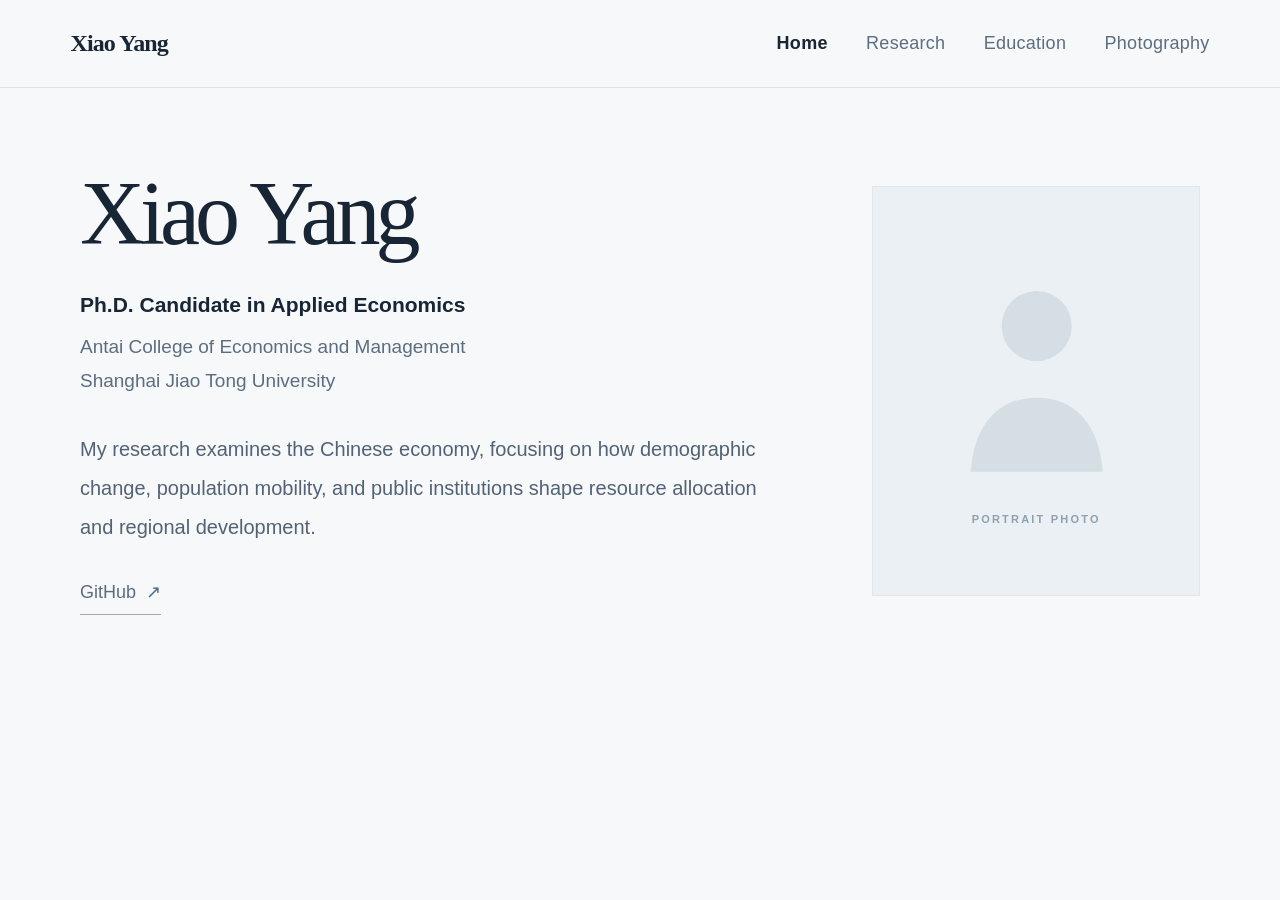
<file: index.html>
<!doctype html>
<html lang="en">
<head>
  <meta charset="utf-8">
  <meta name="viewport" content="width=device-width, initial-scale=1">
  <meta name="description" content="Xiao Yang, Ph.D. candidate in Applied Economics at Shanghai Jiao Tong University.">
  <meta name="theme-color" content="#f7f8fa">
  <title>Xiao Yang | Academic Website</title>
  <link rel="stylesheet" href="assets/css/style.css?v=20261125-4">
</head>
<body>
  <header class="site-header">
    <a class="wordmark" href="index.html?v=20261125-4" aria-label="Xiao Yang home">Xiao Yang</a>
    <nav aria-label="Main navigation">
      <a class="active" aria-current="page" href="index.html?v=20261125-4">Home</a>
      <a href="research.html?v=20261125-4">Research</a>
      <a href="education.html?v=20261125-4">Education</a>
      <a href="photography.html?v=20261125-4">Photography</a>
    </nav>
  </header>

  <main id="top">
    <section class="hero section-wrap">
      <div class="hero-copy">
        <h1>Xiao Yang</h1>
        <p class="role">Ph.D. Candidate in Applied Economics</p>
        <p class="affiliation">Antai College of Economics and Management<br>Shanghai Jiao Tong University</p>
        <p class="intro">
          My research examines the Chinese economy, focusing on how demographic change,
          population mobility, and public institutions shape resource allocation and
          regional development.
        </p>
        <div class="hero-links">
          <a class="text-link muted-link" href="https://github.com/Xiaoback" target="_blank" rel="noreferrer">GitHub <span aria-hidden="true">↗</span></a>
        </div>
      </div>
      <div class="portrait-placeholder" role="img" aria-label="Portrait photo placeholder">
        <svg viewBox="0 0 240 300" aria-hidden="true">
          <circle cx="120" cy="91" r="43" fill="currentColor" opacity=".23"/>
          <path d="M39 270c4-59 35-91 81-91s77 32 81 91" fill="currentColor" opacity=".23"/>
        </svg>
        <span>PORTRAIT PHOTO</span>
      </div>
    </section>
  </main>

  </body>
</html>
</file>
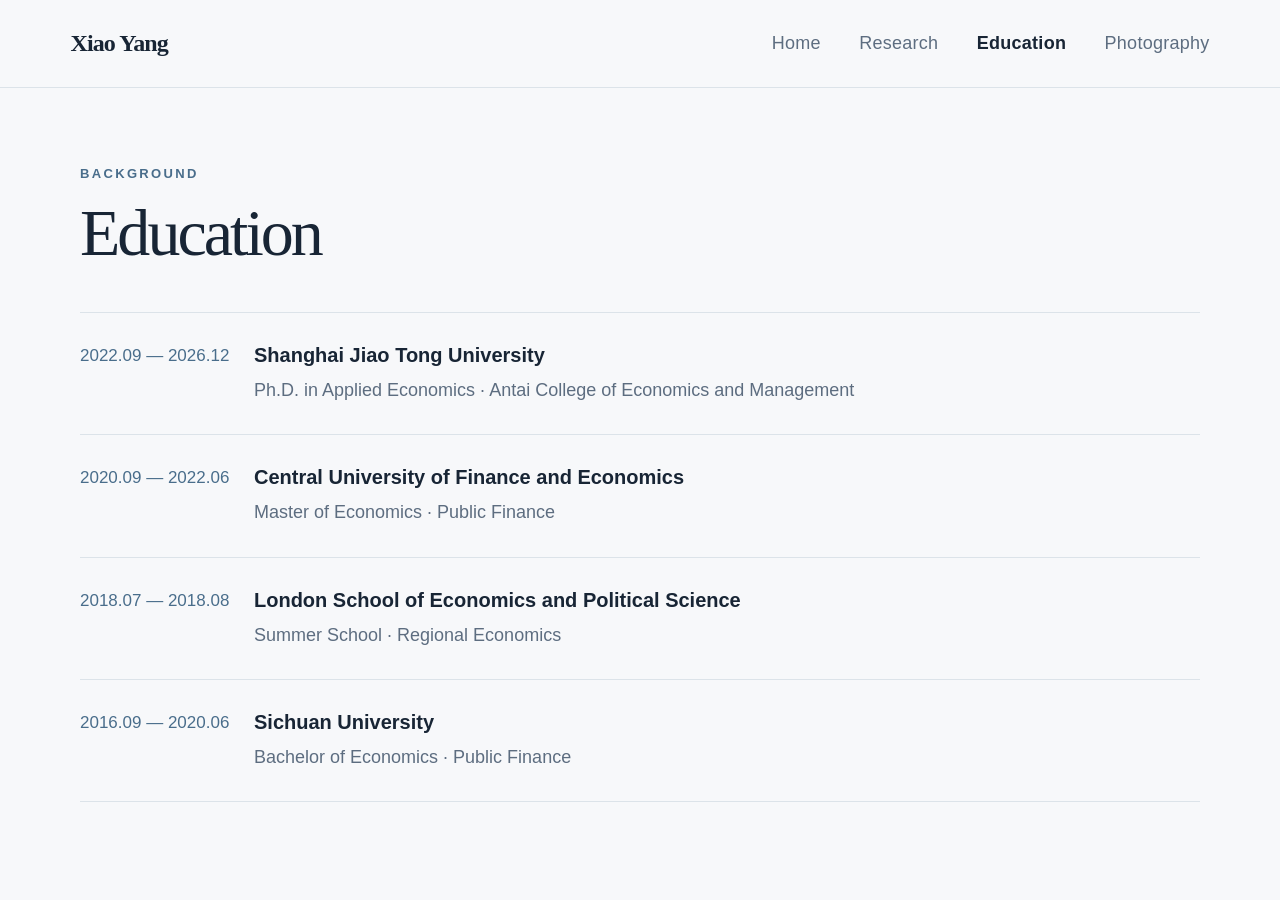
<file: education.html>
<!doctype html>
<html lang="en">
<head>
  <meta charset="utf-8">
  <meta name="viewport" content="width=device-width, initial-scale=1">
  <meta name="description" content="Educational background of Xiao Yang.">
  <meta name="theme-color" content="#f7f8fa">
  <title>Education | Xiao Yang</title>
  <link rel="stylesheet" href="assets/css/style.css?v=20261125-4">
</head>
<body>
  <header class="site-header">
    <a class="wordmark" href="index.html?v=20261125-4" aria-label="Xiao Yang home">Xiao Yang</a>
    <nav aria-label="Main navigation">
      <a href="index.html?v=20261125-4">Home</a>
      <a href="research.html?v=20261125-4">Research</a>
      <a class="active" aria-current="page" href="education.html?v=20261125-4">Education</a>
      <a href="photography.html?v=20261125-4">Photography</a>
    </nav>
  </header>

  <main class="section-wrap page-main">
    <div class="page-title">
      <p class="page-kicker">BACKGROUND</p>
      <h1>Education</h1>
    </div>
    <div class="education-list">
      <article><span class="edu-date">2022.09 — 2026.12</span><div><h3>Shanghai Jiao Tong University</h3><p>Ph.D. in Applied Economics · Antai College of Economics and Management</p></div></article>
      <article><span class="edu-date">2020.09 — 2022.06</span><div><h3>Central University of Finance and Economics</h3><p>Master of Economics · Public Finance</p></div></article>
      <article><span class="edu-date">2018.07 — 2018.08</span><div><h3>London School of Economics and Political Science</h3><p>Summer School · Regional Economics</p></div></article>
      <article><span class="edu-date">2016.09 — 2020.06</span><div><h3>Sichuan University</h3><p>Bachelor of Economics · Public Finance</p></div></article>
    </div>
  </main>

  </body>
</html>
</file>
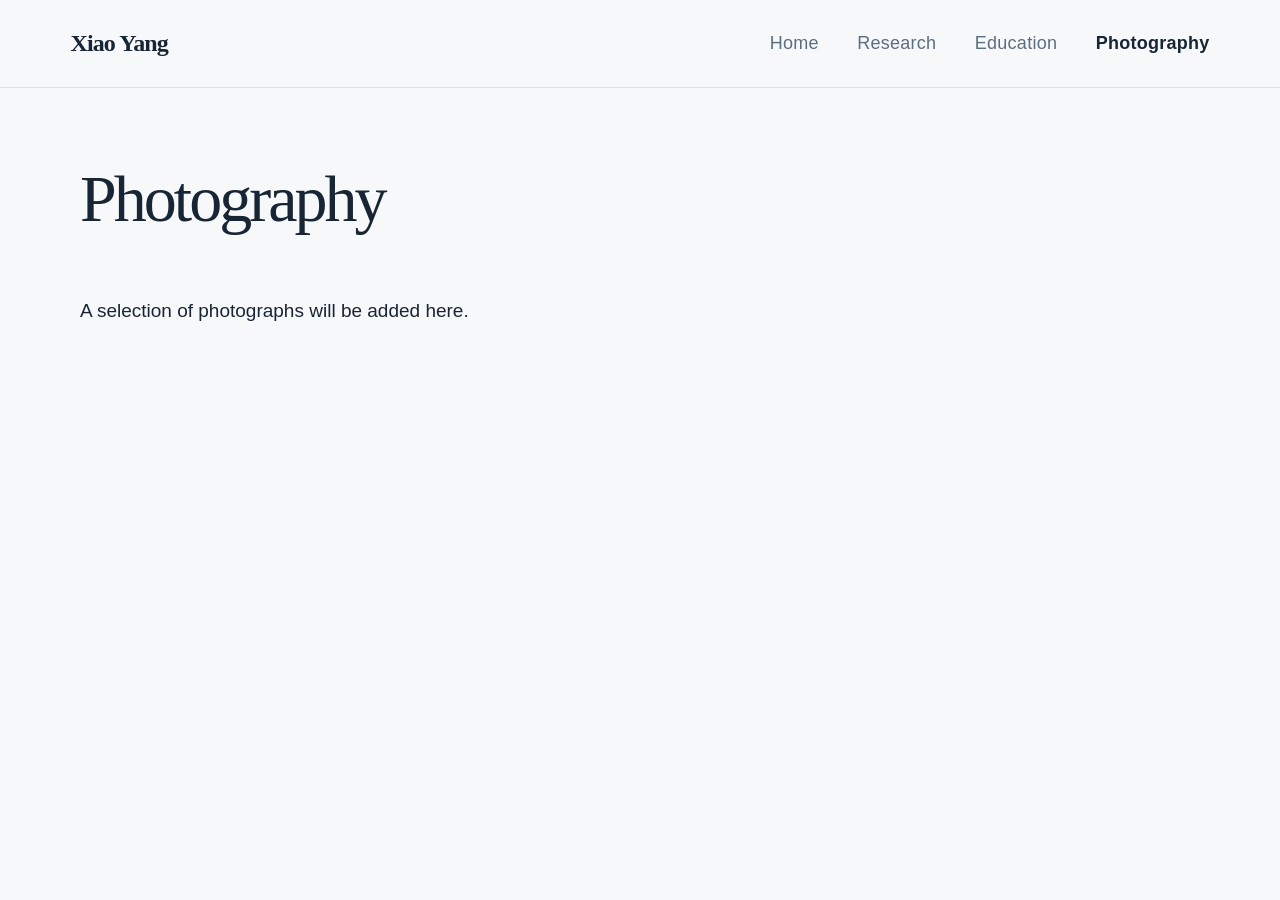
<file: photography.html>
<!doctype html>
<html lang="en">
<head>
  <meta charset="utf-8">
  <meta name="viewport" content="width=device-width, initial-scale=1">
  <meta name="description" content="Photography by Xiao Yang.">
  <meta name="theme-color" content="#f7f8fa">
  <title>Photography | Xiao Yang</title>
  <link rel="stylesheet" href="assets/css/style.css?v=20261125-4">
</head>
<body>
  <header class="site-header">
    <a class="wordmark" href="index.html?v=20261125-4" aria-label="Xiao Yang home">Xiao Yang</a>
    <nav aria-label="Main navigation">
      <a href="index.html?v=20261125-4">Home</a>
      <a href="research.html?v=20261125-4">Research</a>
      <a href="education.html?v=20261125-4">Education</a>
      <a class="active" aria-current="page" href="photography.html?v=20261125-4">Photography</a>
    </nav>
  </header>

  <main class="section-wrap page-main">
    <div class="page-title">
      <h1>Photography</h1>
    </div>
    <p class="section-lead">A selection of photographs will be added here.</p>
  </main>
</body>
</html>
</file>
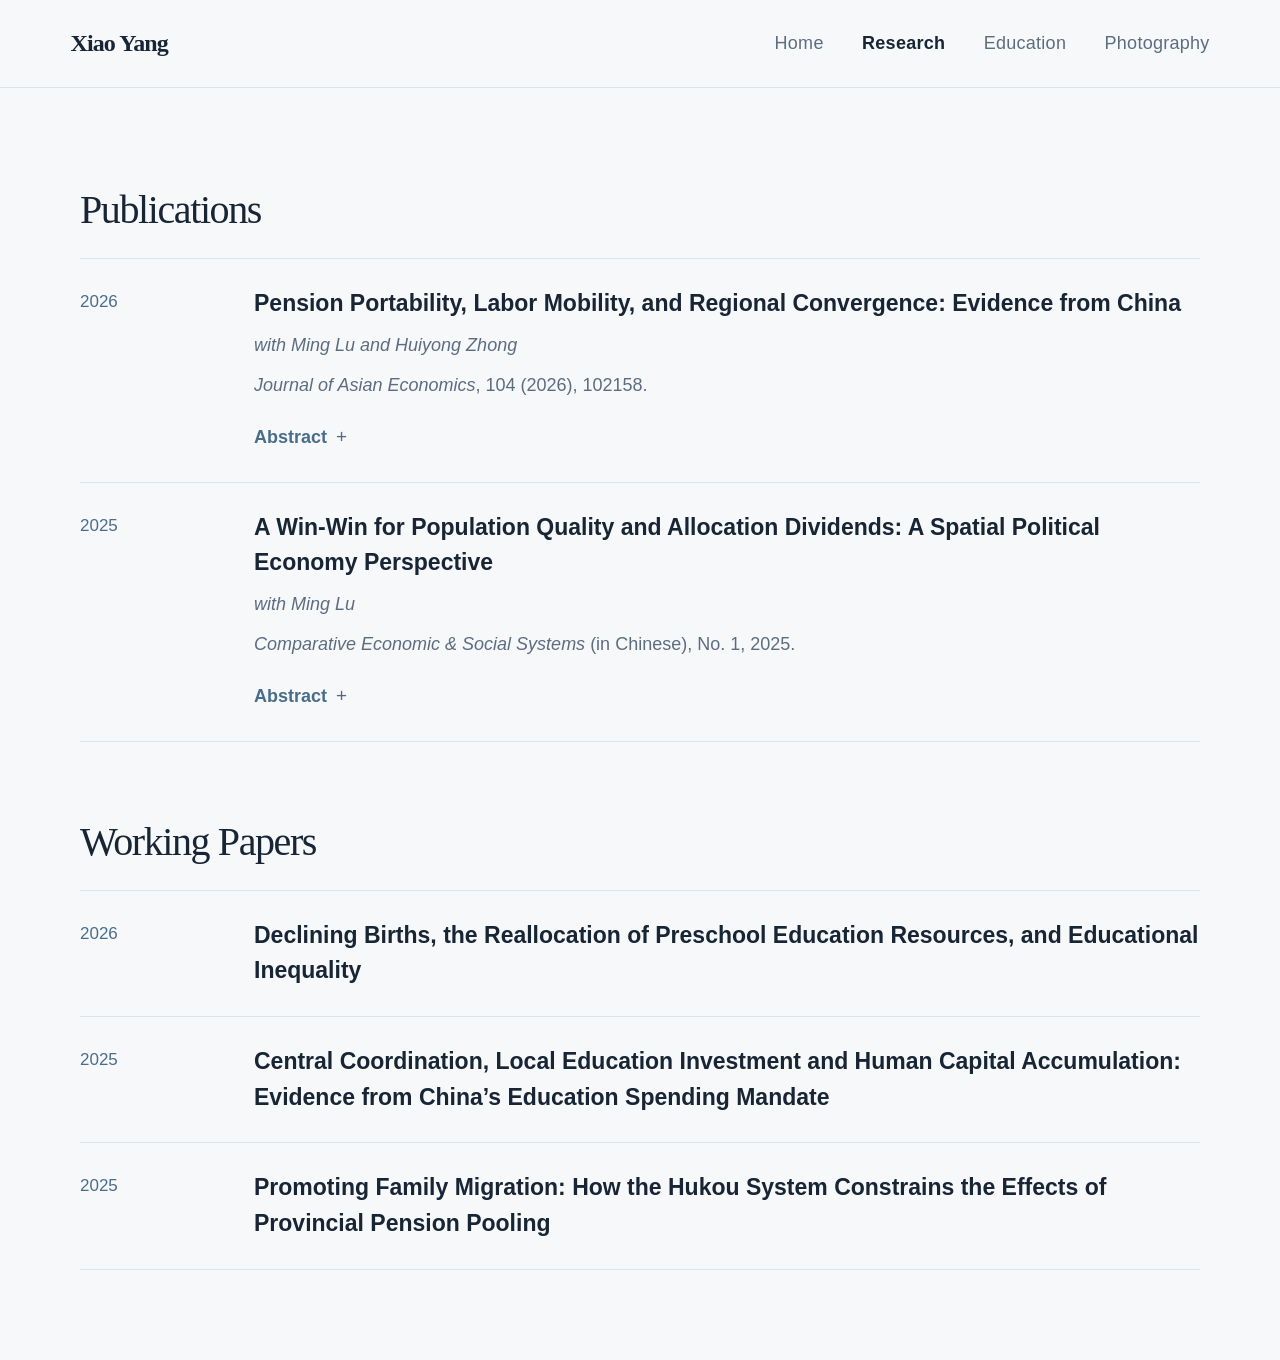
<file: research.html>
<!doctype html>
<html lang="en">
<head>
  <meta charset="utf-8">
  <meta name="viewport" content="width=device-width, initial-scale=1">
  <meta name="description" content="Research and publications by Xiao Yang.">
  <meta name="theme-color" content="#f7f8fa">
  <title>Research | Xiao Yang</title>
  <link rel="stylesheet" href="assets/css/style.css?v=20261125-4">
</head>
<body>
  <header class="site-header">
    <a class="wordmark" href="index.html?v=20261125-4" aria-label="Xiao Yang home">Xiao Yang</a>
    <nav aria-label="Main navigation">
      <a href="index.html?v=20261125-4">Home</a>
      <a class="active" aria-current="page" href="research.html?v=20261125-4">Research</a>
      <a href="education.html?v=20261125-4">Education</a>
      <a href="photography.html?v=20261125-4">Photography</a>
    </nav>
  </header>

  <main class="section-wrap page-main">
    <section class="research-section" aria-labelledby="published-papers">
      <div class="section-heading"><h2 id="published-papers">Publications</h2></div>
      <div class="publication-list">
        <article class="publication">
          <span class="publication-year">2026</span>
          <div class="publication-body">
            <h3>Pension Portability, Labor Mobility, and Regional Convergence: Evidence from China</h3>
            <p class="coauthors">with Ming Lu and Huiyong Zhong</p>
            <p class="journal"><em>Journal of Asian Economics</em>, 104 (2026), 102158.</p>
            <details class="abstract">
              <summary>Abstract</summary>
              <p>Fragmented pension systems hinder labor mobility and perpetuate regional inequality. This paper evaluates China’s provincial pension pooling reform designed to enhance pension portability within provinces. Using a staggered difference-in-differences approach on individual and provincial panel data from 2014-2020, we find the reform increased intra-provincial migration, particularly for low-skilled workers. Using the reform as an instrumental variable, we show migration improved job matching, evidenced by higher income and job satisfaction. The reform also contributed to higher provincial labor productivity and reduced within-province inequality. Our findings demonstrate that labor mobility promotes regional convergence through the lens of improving pension portability.</p>
            </details>
          </div>
        </article>
        <article class="publication">
          <span class="publication-year">2025</span>
          <div class="publication-body">
            <h3>A Win-Win for Population Quality and Allocation Dividends: A Spatial Political Economy Perspective</h3>
            <p class="coauthors">with Ming Lu</p>
            <p class="journal"><em>Comparative Economic &amp; Social Systems</em> (in Chinese), No. 1, 2025.</p>
            <details class="abstract">
              <summary>Abstract</summary>
              <p>China’s economy currently faces significant challenges, including an aging population and declining birth rates. To address these issues, it is imperative to adopt a regional development strategy that aligns with the overarching, long-term goals of enhancing population quality and optimizing allocation dividends. From the perspective of spatial political economy, this article identifies several key obstacles to achieving these goals. These include the short-term, localized development priorities of local governments, the spatial externalities arising from population mobility, and the limitations imposed on access to public services for mobile populations by the household registration system. Addressing these challenges requires a shift in mindset and a deepening of reform efforts. It is essential to acknowledge the role of regional agglomeration in balancing education supply-demand disparities and stimulating demand for education in areas experiencing population inflows and outflows. Furthermore, the central government must take on greater responsibility in coordinating local governments to mitigate spatial externalities and establish a public education service mechanism responsive to population dynamics. By doing so, a win-win outcome for both population quality and allocation dividends can be achieved.</p>
            </details>
          </div>
        </article>
      </div>
    </section>

    <section class="research-section" aria-labelledby="working-papers">
      <div class="section-heading"><h2 id="working-papers">Working Papers</h2></div>
      <div class="paper-list">
        <article class="paper-item">
          <span class="paper-year">2026</span>
          <h3>Declining Births, the Reallocation of Preschool Education Resources, and Educational Inequality</h3>
        </article>
        <article class="paper-item">
          <span class="paper-year">2025</span>
          <h3>Central Coordination, Local Education Investment and Human Capital Accumulation: Evidence from China’s Education Spending Mandate</h3>
        </article>
        <article class="paper-item">
          <span class="paper-year">2025</span>
          <h3>Promoting Family Migration: How the Hukou System Constrains the Effects of Provincial Pension Pooling</h3>
        </article>
      </div>
    </section>
  </main>

  </body>
</html>
</file>
<file: assets/css/style.css>
:root {
  --ink: #182535;
  --muted: #5d6d80;
  --line: #dce3e9;
  --paper: #f7f8fa;
  --blue: #496d8b;
  --serif: Georgia, "Times New Roman", serif;
  --sans: Inter, -apple-system, BlinkMacSystemFont, "Segoe UI", sans-serif;
}
* { box-sizing: border-box; }
html { scroll-behavior: smooth; }
body { margin: 0; color: var(--ink); background: var(--paper); font-family: var(--sans); font-size: 19px; line-height: 1.85; -webkit-font-smoothing: antialiased; }
a { color: inherit; text-decoration: none; }
.site-header {
  min-height: 88px;
  padding: 0 max(5.5vw, calc((100vw - 1280px)/2));
  display: flex;
  align-items: center;
  justify-content: space-between;
  gap: 32px;
  border-bottom: 1px solid var(--line);
  background: rgba(247,248,250,.96);
}
.wordmark { font-family: var(--serif); font-size: 24px; font-weight: 600; letter-spacing: -.035em; white-space: nowrap; }
.site-header nav { display: flex; align-items: center; gap: clamp(22px, 3vw, 42px); }
.site-header nav a { color: var(--muted); font-size: 18px; letter-spacing: .015em; transition: color .2s; }
.site-header nav a:hover, .text-link:hover { color: var(--blue); }
.section-wrap { width: min(1120px, 88vw); margin: 0 auto; }
.hero {
  min-height: 610px;
  display: grid;
  grid-template-columns: 1.35fr .65fr;
  gap: 10%;
  align-items: center;
  padding-top: 74px;
  padding-bottom: 78px;
}
.hero h1 { font-family: var(--serif); font-size: clamp(62px, 7.2vw, 90px); font-weight: 400; letter-spacing: -.055em; line-height: 1.05; margin: 0 0 24px; }
.role { font-size: 21px; font-weight: 600; margin: 0 0 5px; }
.affiliation { color: var(--muted); font-size: 19px; line-height: 1.8; margin: 0; }
.intro { max-width: 680px; color: #536274; font-size: 20px; line-height: 1.95; margin: 32px 0 29px; }
.hero-links { display: flex; gap: 28px; align-items: center; }
.text-link { color: var(--ink); font-size: 18px; font-weight: 650; border-bottom: 1px solid #9aabba; padding-bottom: 4px; }
.text-link span { color: var(--blue); margin-left: 5px; }
.muted-link { color: var(--muted); font-weight: 500; }
.portrait-placeholder {
  width: min(100%, 330px);
  aspect-ratio: 4 / 5;
  justify-self: end;
  display: flex;
  flex-direction: column;
  align-items: center;
  justify-content: center;
  gap: 13px;
  color: #8fa0ae;
  background: #eaf0f4;
  border: 1px solid #e0e7ed;
}
.portrait-placeholder svg { width: 60%; max-height: 70%; }
.portrait-placeholder span { font-size: 11px; font-weight: 650; letter-spacing: .2em; }
.section-block { padding-top: 72px; padding-bottom: 76px; border-top: 1px solid var(--line); scroll-margin-top: 24px; }
.section-heading { margin-bottom: 32px; }
.section-heading h2 { font-family: var(--serif); font-size: clamp(38px, 4vw, 48px); font-weight: 400; letter-spacing: -.035em; line-height: 1.2; margin: 0; }
.publication-list, .paper-list, .education-list { border-top: 1px solid var(--line); }
.publication, .paper-item, .education-list article {
  display: grid;
  grid-template-columns: 150px 1fr;
  gap: 24px;
  padding: 27px 0;
  border-bottom: 1px solid var(--line);
}
.publication-year, .paper-year, .edu-date { color: var(--blue); font-size: 17px; }
.publication h3, .paper-item h3, .education-list h3 {
  font-size: 23px;
  font-weight: 600;
  line-height: 1.55;
  margin: 0 0 7px;
}
.publication p, .education-list p { color: var(--muted); font-size: 18px; margin: 0; }
.publication .coauthors { color: var(--muted); font-size: 18px; font-style: italic; margin: 4px 0 7px; }
.publication .journal { color: var(--muted); font-size: 18px; margin: 0; }
.abstract { margin-top: 17px; max-width: 100%; }
.abstract summary { color: var(--blue); cursor: pointer; font-size: 18px; font-weight: 650; width: fit-content; list-style: none; }
.abstract summary::-webkit-details-marker { display: none; }
.abstract summary::after { content: "+"; display: inline-block; margin-left: 9px; font-size: 19px; font-weight: 400; }
.abstract[open] summary::after { content: "−"; }
.abstract p { color: var(--muted); font-size: 19px; line-height: 1.95; margin: 14px 0 0; max-width: 1000px; }
.paper-item h3 { margin: 0; font-weight: 550; }
.education-list h3 { font-size: 20px; margin-bottom: 3px; }
.site-footer {
  min-height: 96px;
  padding: 22px max(5.5vw, calc((100vw - 1280px)/2));
  display: flex;
  align-items: center;
  gap: 24px;
  border-top: 1px solid var(--line);
  color: var(--muted);
  font-size: 15px;
}
.site-footer strong { color: var(--ink); font-family: var(--serif); font-size: 19px; font-weight: 600; }
.site-footer a { margin-left: auto; color: var(--blue); }
@media (max-width: 760px) {
  .site-header { min-height: 0; padding: 18px 6vw; align-items: flex-start; flex-direction: column; gap: 13px; }
  .site-header nav { justify-content: flex-start; flex-wrap: wrap; gap: 10px 22px; }
  .site-header nav a { font-size: 16px; }
  .hero { min-height: 0; grid-template-columns: 1fr; gap: 34px; padding-top: 65px; padding-bottom: 58px; }
  .hero h1 { font-size: 62px; }
  .role { font-size: 20px; }
  .affiliation { font-size: 18px; }
  .intro { font-size: 19px; margin-top: 25px; }
  .portrait-placeholder { width: min(72%, 280px); justify-self: start; }
  .section-block { padding-top: 54px; padding-bottom: 58px; }
  .section-heading h2 { font-size: 38px; }
  .publication, .paper-item, .education-list article { grid-template-columns: 1fr; gap: 8px; padding: 21px 0; }
  .publication h3, .paper-item h3 { font-size: 21px; }
  .publication .coauthors, .publication .journal, .publication p { font-size: 17px; }
  .abstract summary { font-size: 17px; }
  .abstract p { font-size: 18px; line-height: 1.9; }
  .site-footer { flex-wrap: wrap; gap: 10px 18px; padding-top: 22px; padding-bottom: 22px; font-size: 14px; }
  .site-footer a { margin-left: 0; }
}
@media (max-width: 420px) {
  .hero h1 { font-size: 54px; }
  .hero-links { gap: 20px; }
}
@media (prefers-reduced-motion: reduce) { html { scroll-behavior: auto; } * { transition: none !important; } }

/* Multi-page academic website */
.site-header nav a.active { color: var(--ink); font-weight: 650; }
.page-main { min-height: calc(100vh - 184px); padding-top: 74px; padding-bottom: 90px; }
.page-title { padding-bottom: 38px; }
.page-kicker { color: var(--blue); font-size: 13px; font-weight: 700; letter-spacing: .18em; margin: 0 0 10px; }
.page-title h1 { font-family: var(--serif); font-size: clamp(48px, 5.5vw, 66px); font-weight: 400; letter-spacing: -.045em; line-height: 1.12; margin: 0; }
.research-section { margin-top: 24px; }
.research-section + .research-section { margin-top: 76px; }
.research-section .section-heading { margin-bottom: 24px; }
.research-section .section-heading h2 { font-size: clamp(32px, 3.5vw, 40px); }
.page-main > .education-list { margin-top: 4px; }
@media (max-width: 760px) {
  .page-main { min-height: calc(100vh - 180px); padding-top: 48px; padding-bottom: 60px; }
  .page-title { padding-bottom: 28px; }
  .research-section + .research-section { margin-top: 54px; }
}
</file>
